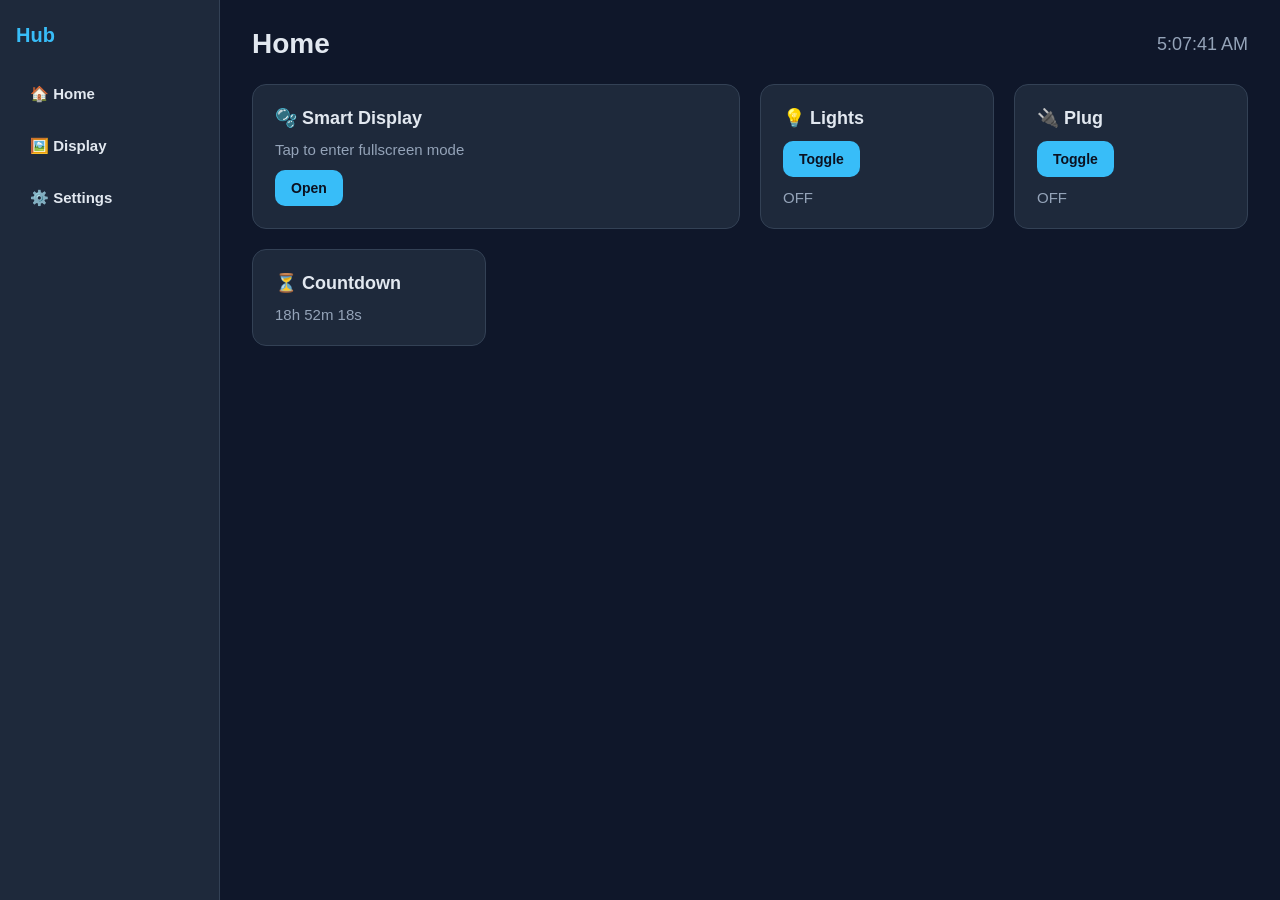
<file: index.html>
<!DOCTYPE html>
<html lang="en">
<head>
<meta charset="UTF-8">
<title>Smart Hub</title>
<link rel="stylesheet" href="style.css">
</head>

<body>

<div class="sidebar">
  <h2>Hub</h2>
  <button onclick="go('index.html')">🏠 Home</button>
  <button onclick="go('slideshow.html')">🖼️ Display</button>
  <button onclick="go('settings.html')">⚙️ Settings</button>
</div>

<div class="main">

  <div class="topbar">
    <h1>Home</h1>
    <div id="topTime"></div>
  </div>

  <div class="grid">

    <div class="card big">
      <h2>🫧 Smart Display</h2>
      <p>Tap to enter fullscreen mode</p>
      <button onclick="go('slideshow.html')">Open</button>
    </div>

    <div class="card">
      <h3>💡 Lights</h3>
      <button onclick="toggleLight()">Toggle</button>
      <p id="lightStatus">OFF</p>
    </div>

    <div class="card">
      <h3>🔌 Plug</h3>
      <button onclick="togglePlug()">Toggle</button>
      <p id="plugStatus">OFF</p>
    </div>

    <div class="card">
      <h3>⏳ Countdown</h3>
      <p id="countdown"></p>
    </div>

  </div>

</div>

<script src="script.js"></script>
</body>
</html>
</file>
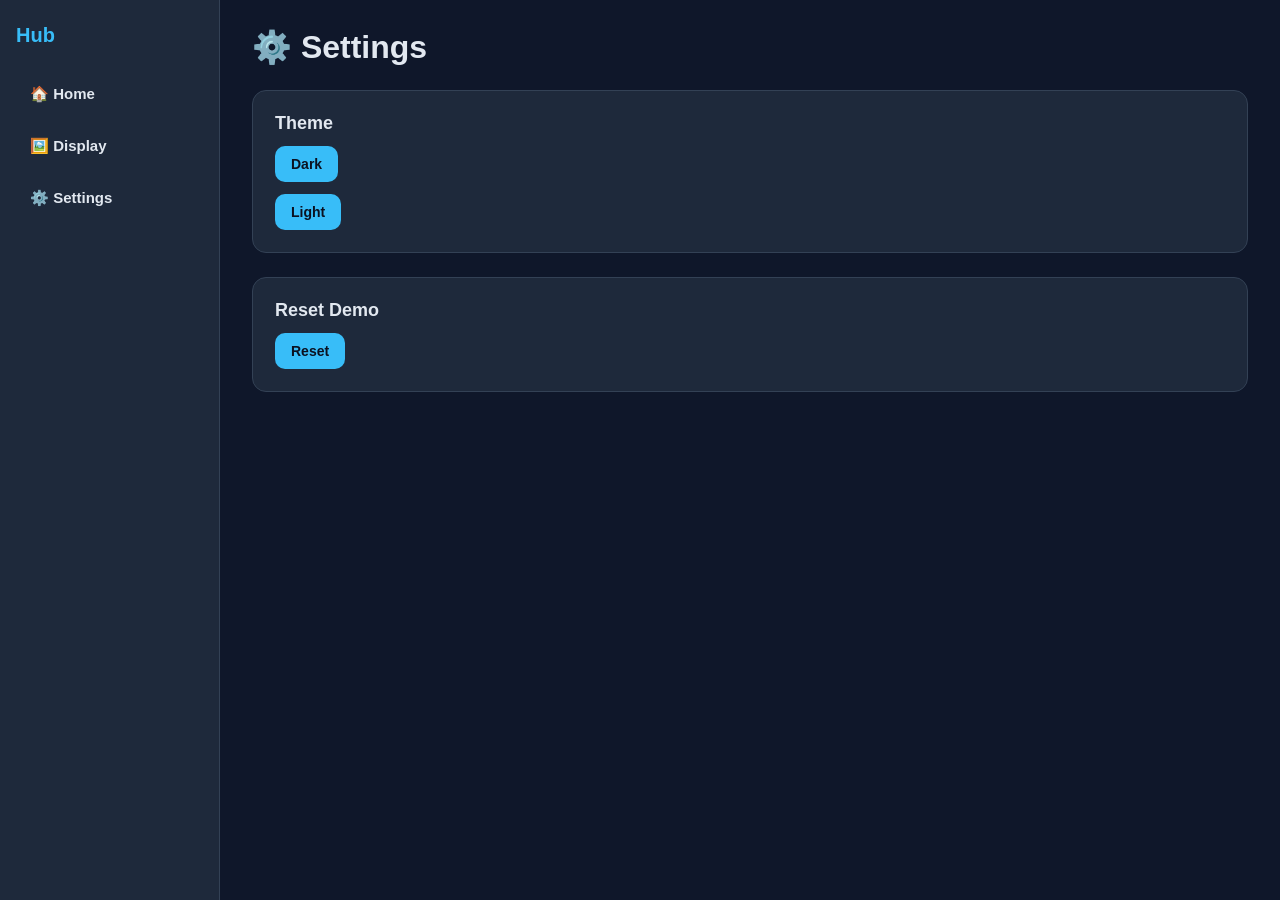
<file: settings.html>
<!DOCTYPE html>
<html lang="en">
<head>
<meta charset="UTF-8">
<title>Settings</title>
<link rel="stylesheet" href="style.css">
</head>

<body>

<div class="sidebar">
  <h2>Hub</h2>
  <button onclick="go('index.html')">🏠 Home</button>
  <button onclick="go('slideshow.html')">🖼️ Display</button>
  <button onclick="go('settings.html')">⚙️ Settings</button>
</div>

<div class="main">

  <h1>⚙️ Settings</h1>

  <div class="card">
    <h3>Theme</h3>
    <button onclick="setTheme('dark')">Dark</button>
    <button onclick="setTheme('light')">Light</button>
  </div>

  <div class="card">
    <h3>Reset Demo</h3>
    <button onclick="resetHub()">Reset</button>
  </div>

</div>

<script src="script.js"></script>
</body>
</html>
</file>
<file: style.css>
/* Smart Hub — base theme */
:root {
  --bg: #0f172a;
  --panel: #1e293b;
  --panel-2: #334155;
  --text: #e2e8f0;
  --muted: #94a3b8;
  --accent: #38bdf8;
  --radius: 14px;
}

* { box-sizing: border-box; margin: 0; padding: 0; }

body {
  font-family: -apple-system, BlinkMacSystemFont, "Segoe UI", Roboto, Helvetica, Arial, sans-serif;
  background: var(--bg);
  color: var(--text);
  display: flex;
  min-height: 100vh;
}

/* Sidebar */
.sidebar {
  width: 220px;
  background: var(--panel);
  padding: 24px 16px;
  display: flex;
  flex-direction: column;
  gap: 10px;
  border-right: 1px solid var(--panel-2);
  min-height: 100vh;
}

.sidebar h2 {
  font-size: 20px;
  margin-bottom: 16px;
  color: var(--accent);
}

.sidebar button {
  text-align: left;
  background: transparent;
  color: var(--text);
  border: none;
  padding: 12px 14px;
  border-radius: 10px;
  font-size: 15px;
  cursor: pointer;
  transition: background .15s;
}

.sidebar button:hover { background: var(--panel-2); }

/* Main */
.main {
  flex: 1;
  padding: 28px 32px;
  display: flex;
  flex-direction: column;
  gap: 24px;
}

.topbar {
  display: flex;
  justify-content: space-between;
  align-items: center;
}

.topbar h1 { font-size: 28px; }
#topTime { color: var(--muted); font-size: 18px; }

/* Grid + cards */
.grid {
  display: grid;
  grid-template-columns: repeat(auto-fill, minmax(220px, 1fr));
  gap: 20px;
}

.card {
  background: var(--panel);
  border: 1px solid var(--panel-2);
  border-radius: var(--radius);
  padding: 22px;
  display: flex;
  flex-direction: column;
  gap: 12px;
}

.card.big { grid-column: span 2; }

.card h2, .card h3 { font-size: 18px; }
.card p { color: var(--muted); font-size: 15px; }

button {
  background: var(--accent);
  color: #0b1120;
  border: none;
  padding: 10px 16px;
  border-radius: 10px;
  font-weight: 600;
  font-size: 14px;
  cursor: pointer;
  width: fit-content;
  transition: opacity .15s;
}

button:hover { opacity: .85; }

/* Slideshow / fullscreen */
.fullscreen {
  display: block;
  min-height: 100vh;
}

.slide {
  display: flex;
  flex-direction: column;
  align-items: center;
  justify-content: center;
  min-height: 100vh;
  text-align: center;
  gap: 12px;
  font-size: 24px;
  color: var(--text);
}

.bigTime { font-size: 96px; font-weight: 700; color: var(--accent); }
.bigText { font-size: 64px; font-weight: 700; }
</file>
